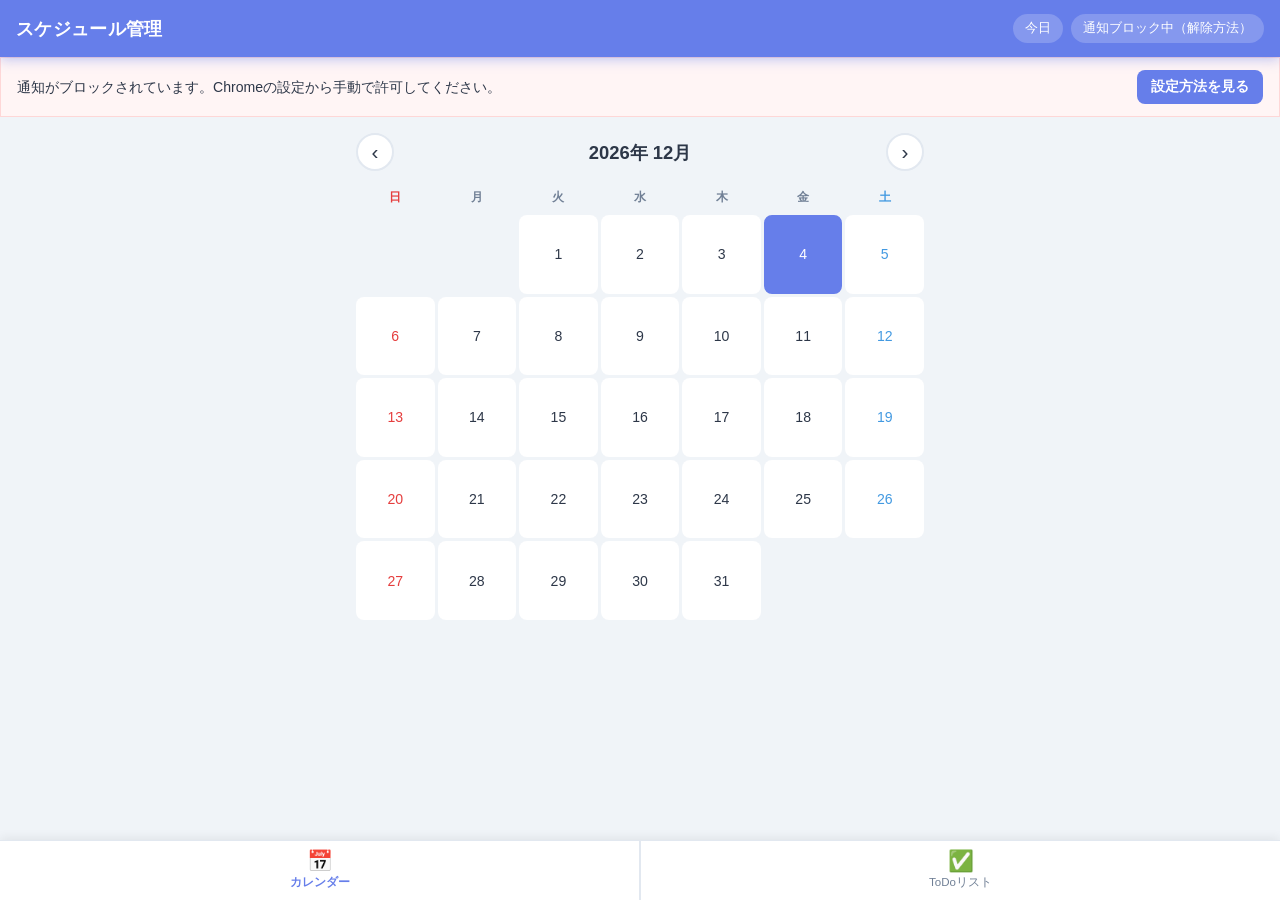
<file: index.html>
<!DOCTYPE html>
<html lang="ja">
<head>
  <meta charset="UTF-8">
  <meta name="viewport" content="width=device-width, initial-scale=1.0, viewport-fit=cover">
  <meta name="theme-color" content="#667eea">
  <meta name="mobile-web-app-capable" content="yes">
  <meta name="apple-mobile-web-app-capable" content="yes">
  <meta name="apple-mobile-web-app-status-bar-style" content="black-translucent">
  <meta name="apple-mobile-web-app-title" content="スケジュール">
  <title>スケジュール管理</title>
  <link rel="stylesheet" href="./style.css">
  <link rel="manifest" href="./manifest.json">
  <link rel="apple-touch-icon" href="./icons/icon.svg">
</head>
<body>

  <!-- Header -->
  <header class="app-header">
    <h1>スケジュール管理</h1>
    <div class="header-actions">
      <button class="header-btn" id="today-btn">今日</button>
      <button class="header-btn" id="notify-permission-btn">通知を許可</button>
    </div>
  </header>

  <!-- Notification permission banner -->
  <div class="notify-banner" id="notify-banner" style="display:none">
    <p id="notify-banner-msg">通知を許可すると、タスクの時間にお知らせが届きます</p>
    <button id="notify-banner-btn">許可する</button>
  </div>

  <!-- PWA install banner -->
  <div class="install-banner" id="install-banner" style="display:none">
    <p>ホーム画面に追加してアプリとして使えます</p>
    <div class="install-banner-actions">
      <button class="install-btn" id="install-btn">追加する</button>
      <button class="dismiss-btn" id="dismiss-install" aria-label="閉じる">✕</button>
    </div>
  </div>

  <!-- Calendar -->
  <main class="calendar-container">
    <div class="cal-nav">
      <button class="cal-nav-btn" id="prev-month" aria-label="前の月">&#8249;</button>
      <span id="cal-title"></span>
      <button class="cal-nav-btn" id="next-month" aria-label="次の月">&#8250;</button>
    </div>
    <div class="cal-grid" id="cal-grid"></div>
  </main>

  <!-- Overlay -->
  <div class="panel-overlay" id="panel-overlay"></div>

  <!-- Day panel (bottom sheet) -->
  <div class="day-panel" id="day-panel" role="dialog" aria-modal="true">
    <div class="panel-handle"></div>
    <div class="panel-header">
      <h2 id="panel-date"></h2>
      <button class="close-btn" id="close-panel-btn" aria-label="閉じる">✕</button>
    </div>
    <div class="panel-body" id="panel-body">
      <!-- タイムラインはJavaScriptで生成 -->
    </div>
  </div>

  <!-- Bottom navigation -->
  <nav class="bottom-nav">
    <a href="./index.html" class="nav-item active">
      <span class="nav-icon">📅</span>
      <span>カレンダー</span>
    </a>
    <a href="./todo.html" class="nav-item">
      <span class="nav-icon">✅</span>
      <span>ToDoリスト</span>
    </a>
  </nav>

  <script src="./app.js"></script>
</body>
</html>
</file>
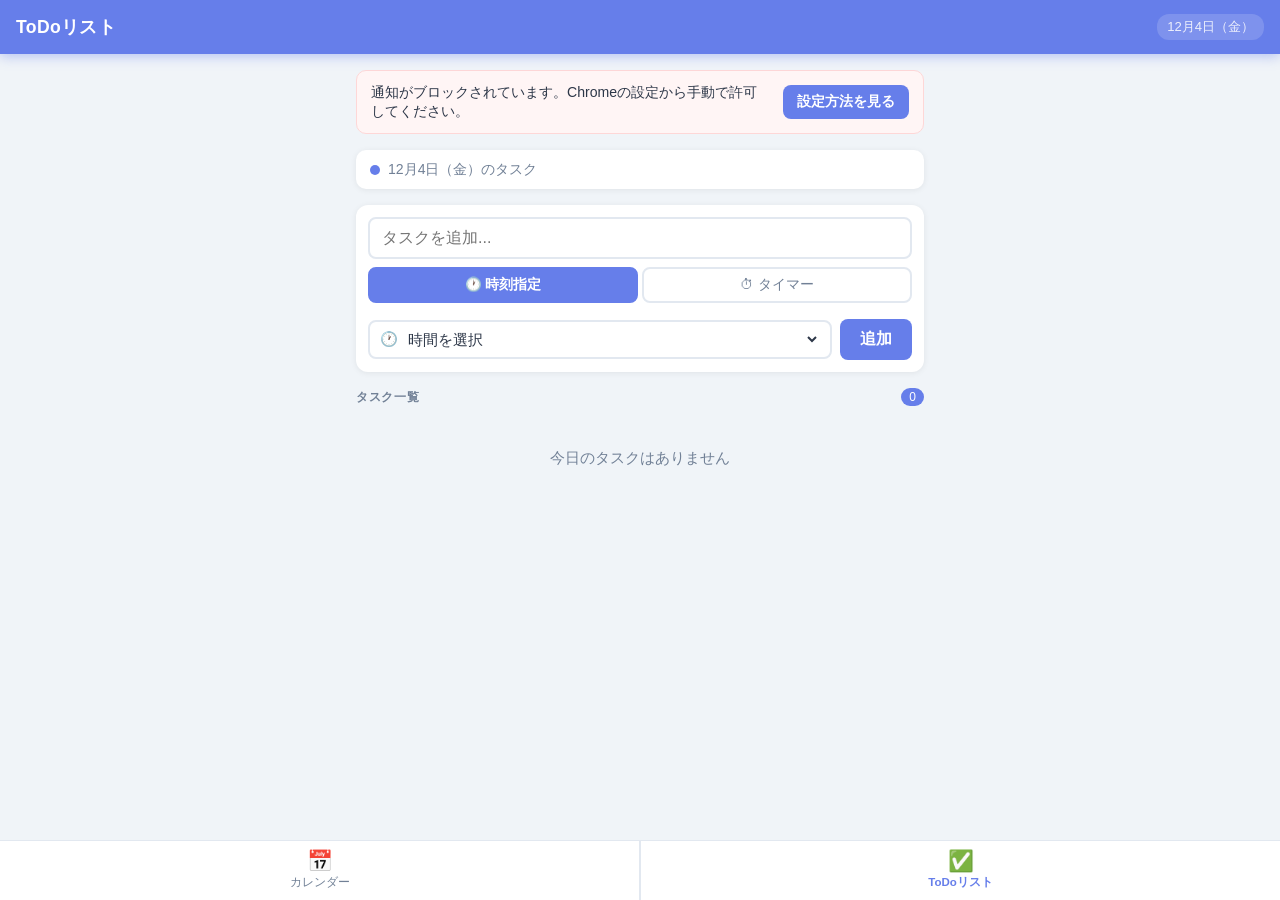
<file: todo.html>
<!DOCTYPE html>
<html lang="ja">
<head>
  <meta charset="UTF-8">
  <meta name="viewport" content="width=device-width, initial-scale=1.0, viewport-fit=cover">
  <meta name="theme-color" content="#667eea">
  <meta name="mobile-web-app-capable" content="yes">
  <meta name="apple-mobile-web-app-capable" content="yes">
  <title>ToDoリスト</title>
  <style>
    *, *::before, *::after { box-sizing: border-box; margin: 0; padding: 0; }

    :root {
      --primary:      #667eea;
      --primary-dark: #5a67d8;
      --bg:           #f0f4f8;
      --white:        #ffffff;
      --text:         #2d3748;
      --text-light:   #718096;
      --border:       #e2e8f0;
      --success:      #48bb78;
      --danger:       #e53e3e;
    }

    body {
      font-family: 'Helvetica Neue', Arial, 'Hiragino Sans', 'Yu Gothic', sans-serif;
      background: var(--bg);
      min-height: 100vh;
      color: var(--text);
      -webkit-tap-highlight-color: transparent;
    }

    /* Header */
    .app-header {
      position: sticky;
      top: 0;
      z-index: 100;
      background: var(--primary);
      color: var(--white);
      display: flex;
      align-items: center;
      justify-content: space-between;
      padding: 14px 16px;
      padding-top: calc(14px + env(safe-area-inset-top));
      box-shadow: 0 2px 12px rgba(102,126,234,0.45);
    }

    .app-header h1 { font-size: 1.1rem; font-weight: 700; letter-spacing: 0.02em; }

    .header-date {
      font-size: 0.82rem;
      opacity: 0.88;
      background: rgba(255,255,255,0.18);
      padding: 4px 10px;
      border-radius: 12px;
    }

    /* Main content */
    .content {
      padding: 16px;
      max-width: 600px;
      margin: 0 auto;
      padding-bottom: 80px;
    }

    /* Today badge */
    .today-badge {
      display: flex;
      align-items: center;
      gap: 8px;
      margin-bottom: 16px;
      padding: 10px 14px;
      background: var(--white);
      border-radius: 10px;
      box-shadow: 0 1px 6px rgba(0,0,0,0.07);
    }

    .today-badge .dot {
      width: 10px; height: 10px;
      border-radius: 50%;
      background: var(--primary);
      flex-shrink: 0;
    }

    .today-badge span { font-size: 0.88rem; color: var(--text-light); }

    /* Input area */
    .input-area {
      display: flex;
      flex-direction: column;
      gap: 8px;
      margin-bottom: 16px;
      background: var(--white);
      border-radius: 12px;
      padding: 12px;
      box-shadow: 0 1px 6px rgba(0,0,0,0.07);
    }

    #task-input {
      width: 100%;
      padding: 10px 12px;
      border: 2px solid var(--border);
      border-radius: 8px;
      font-size: 1rem;
      font-family: inherit;
      outline: none;
      transition: border-color 0.2s;
      color: var(--text);
      background: var(--white);
    }

    #task-input:focus { border-color: var(--primary); }

    /* モード切替トグル */
    .mode-toggle {
      display: flex;
      gap: 4px;
      margin-bottom: 8px;
    }

    .mode-btn {
      flex: 1;
      padding: 7px 0;
      border: 2px solid var(--border);
      border-radius: 8px;
      background: var(--white);
      color: var(--text-light);
      font-size: 0.85rem;
      font-family: inherit;
      cursor: pointer;
      transition: all 0.2s;
    }

    .mode-btn.active {
      border-color: var(--primary);
      background: var(--primary);
      color: var(--white);
      font-weight: 600;
    }

    .input-row2 {
      display: flex;
      gap: 8px;
      align-items: center;
    }

    .time-wrap {
      display: flex;
      align-items: center;
      gap: 6px;
      flex: 1;
      padding: 8px 10px;
      border: 2px solid var(--border);
      border-radius: 8px;
      background: var(--white);
      transition: border-color 0.2s;
    }

    .time-wrap:focus-within { border-color: var(--primary); }

    .time-icon { font-size: 0.9rem; flex-shrink: 0; }

    .time-wrap select {
      border: none;
      outline: none;
      font-size: 0.95rem;
      font-family: inherit;
      color: var(--text);
      background: transparent;
      width: 100%;
      cursor: pointer;
    }

    .time-wrap select option:disabled {
      color: #c0c8d8;
      background: #f7f9fc;
    }

    #add-btn {
      padding: 10px 20px;
      background: var(--primary);
      color: var(--white);
      border: none;
      border-radius: 8px;
      font-size: 1rem;
      font-family: inherit;
      font-weight: 600;
      cursor: pointer;
      transition: background 0.2s;
      white-space: nowrap;
      flex-shrink: 0;
    }

    #add-btn:hover, #add-btn:active { background: var(--primary-dark); }

    /* Section headers */
    .section-header {
      display: flex;
      align-items: center;
      justify-content: space-between;
      margin: 4px 0 10px;
    }

    .section-title {
      font-size: 0.78rem;
      font-weight: 700;
      letter-spacing: 0.06em;
      color: var(--text-light);
      text-transform: uppercase;
    }

    .task-count-badge {
      font-size: 0.75rem;
      color: var(--white);
      background: var(--primary);
      border-radius: 10px;
      padding: 2px 8px;
    }

    /* Task list */
    #task-list { list-style: none; display: flex; flex-direction: column; gap: 8px; }

    .task-item {
      display: flex;
      align-items: center;
      gap: 12px;
      padding: 13px 14px;
      border: 2px solid var(--border);
      border-radius: 10px;
      background: var(--white);
      box-shadow: 0 1px 4px rgba(0,0,0,0.05);
      transition: background 0.2s, border-color 0.2s;
    }

    .task-item.done {
      background: #f7fafc;
      border-color: #c6f6d5;
    }

    .task-item input[type="checkbox"] {
      width: 20px; height: 20px;
      accent-color: var(--success);
      cursor: pointer;
      flex-shrink: 0;
    }

    .task-info { flex: 1; min-width: 0; }

    .task-text {
      display: block;
      font-size: 1rem;
      color: var(--text);
      word-break: break-word;
    }

    .task-item.done .task-text {
      text-decoration: line-through;
      color: var(--text-light);
    }

    .task-time {
      display: inline-block;
      font-size: 0.75rem;
      color: var(--primary);
      margin-top: 3px;
    }

    .task-item.done .task-time { color: var(--text-light); }

    .delete-btn {
      background: none;
      border: none;
      color: #cbd5e0;
      font-size: 1.2rem;
      cursor: pointer;
      padding: 2px 6px;
      border-radius: 6px;
      flex-shrink: 0;
      transition: color 0.2s, background 0.2s;
    }

    .delete-btn:hover, .delete-btn:active {
      color: var(--danger);
      background: #fff5f5;
    }

    .empty-msg {
      text-align: center;
      color: var(--text-light);
      font-size: 0.95rem;
      padding: 32px 0;
    }

    /* Notification permission banner */
    .notify-banner {
      display: flex;
      align-items: center;
      justify-content: space-between;
      gap: 12px;
      background: #ebf4ff;
      border: 1.5px solid #bee3f8;
      border-radius: 10px;
      padding: 12px 14px;
      margin-bottom: 16px;
    }

    .notify-banner p {
      font-size: 0.88rem;
      color: var(--text);
      flex: 1;
    }

    .notify-banner button {
      padding: 8px 14px;
      background: var(--primary);
      color: var(--white);
      border: none;
      border-radius: 8px;
      font-size: 0.85rem;
      font-family: inherit;
      font-weight: 600;
      cursor: pointer;
      white-space: nowrap;
      flex-shrink: 0;
    }

    /* Bottom nav */
    .bottom-nav {
      position: fixed;
      bottom: 0; left: 0; right: 0;
      background: var(--white);
      border-top: 1px solid var(--border);
      display: flex;
      padding-bottom: env(safe-area-inset-bottom);
      z-index: 100;
    }

    .nav-item {
      flex: 1;
      display: flex;
      flex-direction: column;
      align-items: center;
      padding: 10px 0;
      text-decoration: none;
      color: var(--text-light);
      font-size: 0.72rem;
      gap: 3px;
      transition: color 0.2s;
    }

    .nav-item.active { color: var(--primary); font-weight: 600; }

    .nav-item:first-child {
      border-right: 2px solid var(--border);
    }

    .nav-icon { font-size: 1.3rem; line-height: 1; }

    /* Past unfinished tasks */
    .past-section {
      margin-top: 24px;
    }

    .past-date-label {
      font-size: 0.8rem;
      font-weight: 700;
      color: var(--danger);
      padding: 10px 4px 6px;
    }

    #past-task-list { list-style: none; display: flex; flex-direction: column; gap: 8px; }

    .past-task {
      border-color: #fed7d7;
      background: #fff5f5;
    }
  </style>
</head>
<body>

  <header class="app-header">
    <h1>ToDoリスト</h1>
    <span class="header-date" id="header-date"></span>
  </header>

  <main class="content">
    <div class="notify-banner" id="notify-banner" style="display:none">
      <p id="notify-banner-msg">通知を許可すると、タスクの時間にお知らせが届きます</p>
      <button id="notify-banner-btn">許可する</button>
    </div>

    <div class="today-badge">
      <div class="dot"></div>
      <span id="today-label">今日のタスク</span>
    </div>

    <div class="input-area">
      <input type="text" id="task-input" placeholder="タスクを追加..." autocomplete="off" />
      <div class="mode-toggle">
        <button class="mode-btn active" id="mode-time">🕐 時刻指定</button>
        <button class="mode-btn" id="mode-timer">⏱ タイマー</button>
      </div>
      <div class="input-row2">
        <div class="time-wrap" id="time-wrap">
          <span class="time-icon">🕐</span>
          <select id="time-input">
            <option value="">時間を選択</option>
          </select>
        </div>
        <div class="time-wrap" id="timer-wrap" style="display:none">
          <span class="time-icon">⏱</span>
          <select id="timer-input">
            <option value="">分後を選択</option>
          </select>
        </div>
        <button id="add-btn">追加</button>
      </div>
    </div>

    <div class="section-header">
      <span class="section-title">タスク一覧</span>
      <span class="task-count-badge" id="task-count">0</span>
    </div>

    <ul id="task-list"></ul>
    <p class="empty-msg" id="empty-msg">今日のタスクはありません</p>

    <div class="past-section" id="past-tasks-container" style="display:none">
      <div class="section-header">
        <span class="section-title">未完了の過去タスク</span>
        <span class="task-count-badge" id="past-count">0</span>
      </div>
      <ul id="past-task-list"></ul>
    </div>
  </main>

  <nav class="bottom-nav">
    <a href="./index.html" class="nav-item">
      <span class="nav-icon">📅</span>
      <span>カレンダー</span>
    </a>
    <a href="./todo.html" class="nav-item active">
      <span class="nav-icon">✅</span>
      <span>ToDoリスト</span>
    </a>
  </nav>

  <script>
    const input      = document.getElementById('task-input');
    const timeInput  = document.getElementById('time-input');
    const timerInput = document.getElementById('timer-input');
    const addBtn     = document.getElementById('add-btn');
    const taskList   = document.getElementById('task-list');
    const emptyMsg   = document.getElementById('empty-msg');
    const countBadge = document.getElementById('task-count');
    const modeTimeBtn  = document.getElementById('mode-time');
    const modeTimerBtn = document.getElementById('mode-timer');
    const timeWrap     = document.getElementById('time-wrap');
    const timerWrap    = document.getElementById('timer-wrap');

    let mode = 'time'; // 'time' | 'timer'

    const today   = new Date();
    const dateStr = `${today.getFullYear()}-${String(today.getMonth()+1).padStart(2,'0')}-${String(today.getDate()).padStart(2,'0')}`;
    const dayNames = ['日','月','火','水','木','金','土'];

    document.getElementById('header-date').textContent =
      `${today.getMonth()+1}月${today.getDate()}日（${dayNames[today.getDay()]}）`;
    document.getElementById('today-label').textContent =
      `${today.getMonth()+1}月${today.getDate()}日（${dayNames[today.getDay()]}）のタスク`;

    // モード切替
    modeTimeBtn.addEventListener('click', () => {
      mode = 'time';
      modeTimeBtn.classList.add('active');
      modeTimerBtn.classList.remove('active');
      timeWrap.style.display  = '';
      timerWrap.style.display = 'none';
    });
    modeTimerBtn.addEventListener('click', () => {
      mode = 'timer';
      modeTimerBtn.classList.add('active');
      modeTimeBtn.classList.remove('active');
      timerWrap.style.display = '';
      timeWrap.style.display  = 'none';
    });

    // 時刻セレクト（10分刻み、現在時刻より前は表示しない）
    function buildTimeOptions() {
      const now     = new Date();
      const nowMins = now.getHours() * 60 + now.getMinutes();
      const current = timeInput.value;
      timeInput.innerHTML = '<option value="">時間を選択</option>';
      for (let m = 0; m < 24 * 60; m += 10) {
        if (m <= nowMins) continue;
        const h   = Math.floor(m / 60);
        const min = m % 60;
        const val = `${String(h).padStart(2,'0')}:${String(min).padStart(2,'0')}`;
        const opt = document.createElement('option');
        opt.value       = val;
        opt.textContent = val;
        timeInput.appendChild(opt);
      }
      if (current) timeInput.value = current;
    }

    // タイマーセレクト（10分〜600分）
    function buildTimerOptions() {
      timerInput.innerHTML = '<option value="">分後を選択</option>';
      for (let m = 10; m <= 600; m += 10) {
        const opt = document.createElement('option');
        opt.value = m;
        const h = Math.floor(m / 60);
        const min = m % 60;
        if (h === 0) opt.textContent = `${m}分後`;
        else if (min === 0) opt.textContent = `${h}時間後`;
        else opt.textContent = `${h}時間${min}分後`;
        timerInput.appendChild(opt);
      }
    }

    buildTimeOptions();
    buildTimerOptions();
    setInterval(buildTimeOptions, 60_000);

    // ================================================================
    // calendarTasks ストレージ
    // ================================================================
    function getData() {
      try { return JSON.parse(localStorage.getItem('calendarTasks') || '{}'); }
      catch { return {}; }
    }

    function getTasks() { return getData()[dateStr] || []; }

    function saveTasks(tasks) {
      const data = getData();
      if (tasks.length === 0) delete data[dateStr];
      else data[dateStr] = tasks;
      localStorage.setItem('calendarTasks', JSON.stringify(data));
    }

    // ================================================================
    // 通知スケジュール（app.js と同じストレージ共有）
    // ================================================================
    function getNotifications() {
      try { return JSON.parse(localStorage.getItem('scheduledNotifications') || '[]'); }
      catch { return []; }
    }

    function saveNotifications(list) {
      localStorage.setItem('scheduledNotifications', JSON.stringify(list));
    }

    function scheduleNotification(task) {
      const list = getNotifications();
      list.push({ id: task.id, text: task.text, dateStr, notifyTime: task.notifyTime, shown: false });
      saveNotifications(list);
    }

    function removeNotification(taskId) {
      saveNotifications(getNotifications().filter(n => n.id !== taskId));
    }

    async function fireNotification(text) {
      const title   = 'タスクのお知らせ';
      const options = { body: text, icon: './icons/icon.svg', badge: './icons/icon.svg' };
      if ('serviceWorker' in navigator) {
        try {
          const reg = await navigator.serviceWorker.ready;
          await reg.showNotification(title, { ...options, vibrate: [200, 100, 200], requireInteraction: false });
          return;
        } catch (e) {}
      }
      if (Notification.permission === 'granted') {
        new Notification(title, options);
      }
    }

    function checkNotifications() {
      if (Notification.permission !== 'granted') return;
      const now  = new Date();
      const list = getNotifications();
      let changed = false;
      const updated = list.map(n => {
        if (n.shown) return n;
        const target = new Date(`${n.dateStr}T${n.notifyTime}:00`);
        const diff   = now - target;
        if (diff >= 0 && diff < 300_000) {
          const allData = getData();
          const task = (allData[n.dateStr] || []).find(t => t.id === n.id);
          if (task && !task.done) fireNotification(n.text);
          changed = true;
          return { ...n, shown: true };
        }
        if (diff >= 300_000) { changed = true; return { ...n, shown: true }; }
        return n;
      });
      if (changed) saveNotifications(updated);
    }

    // 朝7時に翌日以降の予定を通知
    function checkMorningReminder() {
      if (Notification.permission !== 'granted') return;
      const now = new Date();
      if (now.getHours() !== 7 || now.getMinutes() > 1) return;
      const key = `morningReminder_${dateStr}`;
      if (localStorage.getItem(key)) return;
      const tasks = getTasks().filter(t => !t.done);
      if (tasks.length === 0) return;
      const title   = '今日の予定';
      const options = {
        body:  `今日は${tasks.length}件の予定があります`,
        icon:  './icons/icon.svg',
        badge: './icons/icon.svg',
      };
      if ('serviceWorker' in navigator && navigator.serviceWorker.controller) {
        navigator.serviceWorker.controller.postMessage({ type: 'SHOW_NOTIFICATION', title, options });
      } else {
        new Notification(title, options);
      }
      localStorage.setItem(key, '1');
    }

    function updateNotifyBanner() {
      const banner = document.getElementById('notify-banner');
      const bannerMsg = document.getElementById('notify-banner-msg');
      const bannerBtn = document.getElementById('notify-banner-btn');
      if (!banner || !('Notification' in window)) return;

      const perm = Notification.permission;
      if (perm === 'granted') {
        banner.style.display = 'none';
        return;
      }
      banner.style.display = 'flex';
      if (perm === 'denied') {
        banner.style.background = '#fff5f5';
        banner.style.borderColor = '#fed7d7';
        bannerMsg.textContent = '通知がブロックされています。Chromeの設定から手動で許可してください。';
        bannerBtn.textContent = '設定方法を見る';
      } else {
        banner.style.background = '#ebf4ff';
        banner.style.borderColor = '#bee3f8';
        bannerMsg.textContent = '通知を許可すると、タスクの時間にお知らせが届きます';
        bannerBtn.textContent = '許可する';
      }
    }

    async function requestNotifyFromBanner() {
      if (!('Notification' in window)) return;

      if (Notification.permission === 'denied') {
        alert(
          '通知の許可を解除する手順：\n\n' +
          '① Chromeでこのページを開く\n' +
          '② アドレスバーの左にある🔒をタップ\n' +
          '③「サイトの設定」をタップ\n' +
          '④「通知」を「許可」に変更'
        );
        return;
      }

      // Androidの一部バージョンでPromise形式が動かないため両方試す
      try {
        const perm = await new Promise(resolve => {
          const ret = Notification.requestPermission(resolve);
          if (ret && typeof ret.then === 'function') ret.then(resolve);
        });
        updateNotifyBanner();
        if (perm === 'granted') fireNotification('通知が有効になりました！');
      } catch (e) {
        alert('通知の許可に失敗しました。ブラウザの設定から手動で許可してください。');
      }
    }

    // ================================================================
    // タスク表示
    // ================================================================
    function renderTasks() {
      const tasks = getTasks();
      taskList.innerHTML = '';
      countBadge.textContent = tasks.length;
      emptyMsg.style.display = tasks.length === 0 ? 'block' : 'none';

      tasks.forEach((task, index) => {
        const li = document.createElement('li');
        li.className = 'task-item' + (task.done ? ' done' : '');

        const checkbox = document.createElement('input');
        checkbox.type    = 'checkbox';
        checkbox.checked = task.done;
        checkbox.addEventListener('change', () => toggleTask(index));

        const info = document.createElement('div');
        info.className = 'task-info';

        const span = document.createElement('span');
        span.className   = 'task-text';
        span.textContent = task.text;
        info.appendChild(span);

        if (task.notifyTime) {
          const timeTag = document.createElement('span');
          timeTag.className   = 'task-time';
          timeTag.textContent = '🕐 ' + task.notifyTime;
          info.appendChild(timeTag);
        }

        const deleteBtn = document.createElement('button');
        deleteBtn.className   = 'delete-btn';
        deleteBtn.textContent = '×';
        deleteBtn.title       = '削除';
        deleteBtn.addEventListener('click', () => deleteTask(index));

        li.appendChild(checkbox);
        li.appendChild(info);
        li.appendChild(deleteBtn);
        taskList.appendChild(li);
      });
    }

    // ================================================================
    // 過去の未完了タスク
    // ================================================================
    function renderPastTasks() {
      const container = document.getElementById('past-tasks-container');
      const pastList  = document.getElementById('past-task-list');
      const data      = getData();

      const pastEntries = Object.keys(data)
        .filter(d => d < dateStr)
        .sort()
        .map(d => ({ date: d, tasks: data[d].filter(t => !t.done) }))
        .filter(e => e.tasks.length > 0);

      const totalCount = pastEntries.reduce((s, e) => s + e.tasks.length, 0);
      document.getElementById('past-count').textContent = totalCount;

      if (pastEntries.length === 0) {
        container.style.display = 'none';
        return;
      }
      container.style.display = 'block';
      pastList.innerHTML = '';

      pastEntries.forEach(({ date, tasks }) => {
        const [y, m, d] = date.split('-').map(Number);
        const label = document.createElement('div');
        label.className   = 'past-date-label';
        label.textContent = `${m}月${d}日（${dayNames[new Date(y, m - 1, d).getDay()]}）`;
        pastList.appendChild(label);

        tasks.forEach(task => {
          const li = document.createElement('li');
          li.className = 'task-item past-task';

          const cb = document.createElement('input');
          cb.type = 'checkbox';
          cb.addEventListener('change', () => {
            const all = getData();
            const t   = (all[date] || []).find(t => t.id === task.id);
            if (t) { t.done = true; localStorage.setItem('calendarTasks', JSON.stringify(all)); }
            renderPastTasks();
          });

          const info = document.createElement('div');
          info.className = 'task-info';
          const span = document.createElement('span');
          span.className   = 'task-text';
          span.textContent = task.text;
          info.appendChild(span);
          if (task.notifyTime) {
            const tt = document.createElement('span');
            tt.className   = 'task-time';
            tt.textContent = '🕐 ' + task.notifyTime;
            info.appendChild(tt);
          }

          const del = document.createElement('button');
          del.className   = 'delete-btn';
          del.textContent = '×';
          del.addEventListener('click', () => {
            const all  = getData();
            const list = all[date] || [];
            const idx  = list.findIndex(t => t.id === task.id);
            if (idx !== -1) {
              removeNotification(list[idx].id);
              list.splice(idx, 1);
              if (list.length === 0) delete all[date]; else all[date] = list;
              localStorage.setItem('calendarTasks', JSON.stringify(all));
            }
            renderPastTasks();
          });

          li.appendChild(cb);
          li.appendChild(info);
          li.appendChild(del);
          pastList.appendChild(li);
        });
      });
    }

    // ================================================================
    // タスク追加・編集・削除
    // ================================================================
    function addTask() {
      const text = input.value.trim();
      if (!text) return;

      let notifyTime = null;
      if (mode === 'time' && timeInput.value) {
        notifyTime = timeInput.value;
      } else if (mode === 'timer' && timerInput.value) {
        const mins   = parseInt(timerInput.value, 10);
        const target = new Date(Date.now() + mins * 60_000);
        notifyTime = `${String(target.getHours()).padStart(2,'0')}:${String(target.getMinutes()).padStart(2,'0')}`;
      }

      const task = {
        id: `${Date.now()}-${Math.random().toString(36).slice(2,7)}`,
        text,
        done: false,
        notifyTime,
      };
      const tasks = getTasks();
      tasks.push(task);
      saveTasks(tasks);

      if (task.notifyTime) scheduleNotification(task);

      renderTasks();
      input.value      = '';
      timeInput.value  = '';
      timerInput.value = '';
      input.focus();
    }

    function toggleTask(index) {
      const tasks = getTasks();
      tasks[index].done = !tasks[index].done;
      saveTasks(tasks);
      renderTasks();
    }

    function deleteTask(index) {
      const tasks = getTasks();
      removeNotification(tasks[index].id);
      tasks.splice(index, 1);
      saveTasks(tasks);
      renderTasks();
    }

    addBtn.addEventListener('click', addTask);
    input.addEventListener('keydown', e => { if (e.key === 'Enter') addTask(); });

    // ================================================================
    // 起動処理
    // ================================================================
    (async () => {
      if ('serviceWorker' in navigator) {
        await navigator.serviceWorker.register('./sw.js', { scope: './' }).catch(() => {});
      }
      updateNotifyBanner();
      document.getElementById('notify-banner-btn').addEventListener('click', requestNotifyFromBanner);
      renderTasks();
      renderPastTasks();
      checkNotifications();
      checkMorningReminder();
      setInterval(() => { checkNotifications(); checkMorningReminder(); }, 60_000);
    })();

    window.addEventListener('storage', e => {
      if (e.key === 'calendarTasks') { renderTasks(); renderPastTasks(); }
    });
  </script>
</body>
</html>
</file>
<file: style.css>
/* ================================================================
   Reset & Variables
   ================================================================ */
*, *::before, *::after {
  box-sizing: border-box;
  margin: 0;
  padding: 0;
}

:root {
  --primary:       #667eea;
  --primary-dark:  #5a67d8;
  --bg:            #f0f4f8;
  --white:         #ffffff;
  --text:          #2d3748;
  --text-light:    #718096;
  --border:        #e2e8f0;
  --success:       #48bb78;
  --danger:        #e53e3e;
  --sun:           #e53e3e;
  --sat:           #4299e1;
  --radius:        12px;
  --shadow:        0 4px 20px rgba(0,0,0,0.10);
}

body {
  font-family: 'Helvetica Neue', Arial, 'Hiragino Sans', 'Yu Gothic', sans-serif;
  background: var(--bg);
  min-height: 100vh;
  color: var(--text);
  -webkit-tap-highlight-color: transparent;
  /* Prevent text selection on calendar tap */
  user-select: none;
}

/* ================================================================
   Notification permission banner
   ================================================================ */
.notify-banner {
  display: flex;
  align-items: center;
  justify-content: space-between;
  gap: 12px;
  background: #ebf4ff;
  border: 1.5px solid #bee3f8;
  padding: 12px 16px;
  font-size: 0.88rem;
  color: var(--text);
}

.notify-banner p { flex: 1; }

.notify-banner button {
  padding: 8px 14px;
  background: var(--primary);
  color: var(--white);
  border: none;
  border-radius: 8px;
  font-size: 0.85rem;
  font-family: inherit;
  font-weight: 600;
  cursor: pointer;
  white-space: nowrap;
  flex-shrink: 0;
}

/* ================================================================
   Header
   ================================================================ */
.app-header {
  position: sticky;
  top: 0;
  z-index: 100;
  background: var(--primary);
  color: var(--white);
  display: flex;
  align-items: center;
  justify-content: space-between;
  padding: 14px 16px;
  padding-top: calc(14px + env(safe-area-inset-top));
  box-shadow: 0 2px 12px rgba(102, 126, 234, 0.45);
}

.app-header h1 {
  font-size: 1.1rem;
  font-weight: 700;
  letter-spacing: 0.02em;
}

.header-actions {
  display: flex;
  gap: 8px;
}

.header-btn {
  background: rgba(255, 255, 255, 0.2);
  color: var(--white);
  border: none;
  padding: 6px 12px;
  border-radius: 20px;
  font-size: 0.8rem;
  font-family: inherit;
  cursor: pointer;
  transition: background 0.2s;
  white-space: nowrap;
}

.header-btn:hover,
.header-btn:active {
  background: rgba(255, 255, 255, 0.35);
}

.header-btn.active {
  background: rgba(255, 255, 255, 0.92);
  color: var(--primary);
  font-weight: 700;
}

.header-btn:disabled {
  opacity: 0.5;
  cursor: not-allowed;
}

/* ================================================================
   Install Banner
   ================================================================ */
.install-banner {
  display: flex;
  align-items: center;
  justify-content: space-between;
  gap: 12px;
  margin: 12px 16px 0;
  padding: 12px 16px;
  background: linear-gradient(135deg, var(--primary), var(--primary-dark));
  color: var(--white);
  border-radius: var(--radius);
  font-size: 0.88rem;
  line-height: 1.4;
}

.install-banner-actions {
  display: flex;
  align-items: center;
  gap: 8px;
  flex-shrink: 0;
}

.install-btn {
  background: var(--white);
  color: var(--primary);
  border: none;
  padding: 7px 14px;
  border-radius: 20px;
  font-size: 0.82rem;
  font-weight: 700;
  font-family: inherit;
  cursor: pointer;
  white-space: nowrap;
  transition: opacity 0.2s;
}

.install-btn:hover { opacity: 0.9; }

.dismiss-btn {
  background: none;
  border: none;
  color: rgba(255, 255, 255, 0.8);
  font-size: 1.1rem;
  cursor: pointer;
  padding: 4px;
  line-height: 1;
}

/* ================================================================
   Calendar Container
   ================================================================ */
.calendar-container {
  padding: 16px;
  max-width: 600px;
  margin: 0 auto;
}

.cal-nav {
  display: flex;
  align-items: center;
  justify-content: space-between;
  margin-bottom: 12px;
}

#cal-title {
  font-size: 1.15rem;
  font-weight: 700;
  color: var(--text);
}

.cal-nav-btn {
  background: var(--white);
  border: 2px solid var(--border);
  width: 38px;
  height: 38px;
  border-radius: 50%;
  font-size: 1.3rem;
  line-height: 1;
  cursor: pointer;
  display: flex;
  align-items: center;
  justify-content: center;
  color: var(--text);
  transition: border-color 0.2s, color 0.2s;
}

.cal-nav-btn:hover,
.cal-nav-btn:active {
  border-color: var(--primary);
  color: var(--primary);
}

/* ================================================================
   Calendar Grid
   ================================================================ */
.cal-grid {
  display: grid;
  grid-template-columns: repeat(7, 1fr);
  gap: 3px;
}

.day-header {
  text-align: center;
  font-size: 0.78rem;
  font-weight: 600;
  color: var(--text-light);
  padding: 6px 0;
  border-radius: 6px;
  transition: background 0.15s, color 0.15s;
}

.day-header.sun { color: var(--sun); }
.day-header.sat { color: var(--sat); }

.day-header.clickable {
  cursor: pointer;
  user-select: none;
}

.day-header.clickable:hover {
  background: #ebf4ff;
  color: var(--primary);
}

.day-header.clickable.sun:hover { color: var(--sun); background: #fff5f5; }
.day-header.clickable.sat:hover { color: var(--sat); background: #ebf8ff; }

.cal-day {
  aspect-ratio: 1 / 1;
  display: flex;
  flex-direction: column;
  align-items: center;
  justify-content: center;
  gap: 3px;
  border-radius: 8px;
  cursor: pointer;
  background: var(--white);
  border: 2px solid transparent;
  transition: background 0.15s, border-color 0.15s;
}

.cal-day:hover,
.cal-day:active {
  background: #ebf4ff;
  border-color: var(--primary);
}

.cal-day.empty {
  background: transparent;
  cursor: default;
  border-color: transparent;
  pointer-events: none;
}

.cal-day.today {
  background: var(--primary);
  border-color: var(--primary);
}

.cal-day.selected:not(.today) {
  border-color: var(--primary);
  background: #ebf4ff;
}

.cal-day.today.selected {
  background: var(--primary-dark);
  border-color: var(--primary-dark);
}

.day-num {
  font-size: 0.88rem;
  color: var(--text);
  line-height: 1;
  font-weight: 500;
}

.cal-day.sun .day-num { color: var(--sun); }
.cal-day.sat .day-num { color: var(--sat); }
.cal-day.today .day-num { color: var(--white) !important; }

.task-dot {
  width: 5px;
  height: 5px;
  border-radius: 50%;
  background: var(--primary);
  flex-shrink: 0;
}

.task-dot.all-done { background: var(--success); }
.cal-day.today .task-dot { background: rgba(255,255,255,0.8); }

/* ================================================================
   Overlay
   ================================================================ */
.panel-overlay {
  position: fixed;
  inset: 0;
  background: rgba(0, 0, 0, 0.45);
  z-index: 200;
  opacity: 0;
  pointer-events: none;
  transition: opacity 0.3s;
}

.panel-overlay.open {
  opacity: 1;
  pointer-events: auto;
}

/* ================================================================
   Day Panel — Mobile bottom sheet
   ================================================================ */
.day-panel {
  position: fixed;
  bottom: 0;
  left: 0;
  right: 0;
  z-index: 300;
  background: var(--white);
  border-radius: 20px 20px 0 0;
  transform: translateY(100%);
  transition: transform 0.35s cubic-bezier(0.32, 0.72, 0, 1);
  max-height: 88vh;
  display: flex;
  flex-direction: column;
  /* Account for notch / home indicator */
  padding-bottom: env(safe-area-inset-bottom);
}

.day-panel.open {
  transform: translateY(0);
}

.panel-handle {
  width: 40px;
  height: 4px;
  background: var(--border);
  border-radius: 2px;
  margin: 10px auto 0;
  flex-shrink: 0;
}

.panel-header {
  display: flex;
  align-items: center;
  justify-content: space-between;
  padding: 14px 20px 12px;
  border-bottom: 1px solid var(--border);
  flex-shrink: 0;
}

.panel-header h2 {
  font-size: 1rem;
  font-weight: 700;
  color: var(--text);
}

.close-btn {
  width: 32px;
  height: 32px;
  border-radius: 50%;
  border: none;
  background: var(--border);
  color: var(--text-light);
  font-size: 1rem;
  cursor: pointer;
  display: flex;
  align-items: center;
  justify-content: center;
  transition: background 0.2s;
  flex-shrink: 0;
}

.close-btn:hover,
.close-btn:active {
  background: #cbd5e0;
}

.panel-body {
  overflow-y: auto;
  flex: 1;
  padding: 12px 20px 20px;
  -webkit-overflow-scrolling: touch;
}

/* ================================================================
   Task Count
   ================================================================ */
.task-count {
  font-size: 0.8rem;
  color: var(--text-light);
  text-align: right;
  margin-bottom: 10px;
}

/* ================================================================
   Task List
   ================================================================ */
#day-task-list {
  list-style: none;
  display: flex;
  flex-direction: column;
  gap: 8px;
}

.task-item {
  display: flex;
  align-items: center;
  gap: 10px;
  padding: 11px 12px;
  border: 2px solid var(--border);
  border-radius: 10px;
  background: var(--white);
  transition: background 0.2s, border-color 0.2s;
}

.task-item.done {
  background: #f7fafc;
  border-color: #c6f6d5;
}

.task-item input[type="checkbox"] {
  width: 20px;
  height: 20px;
  accent-color: var(--success);
  cursor: pointer;
  flex-shrink: 0;
}

.task-text-wrap {
  flex: 1;
  min-width: 0;
}

.task-text {
  display: block;
  font-size: 0.95rem;
  color: var(--text);
  word-break: break-word;
  user-select: text;
}

.task-item.done .task-text {
  text-decoration: line-through;
  color: var(--text-light);
}

.notify-time-tag {
  display: block;
  font-size: 0.75rem;
  color: var(--primary);
  margin-top: 2px;
}

.task-item.done .notify-time-tag {
  color: var(--text-light);
}

.delete-btn {
  background: none;
  border: none;
  color: #cbd5e0;
  font-size: 1.2rem;
  cursor: pointer;
  padding: 4px 6px;
  border-radius: 6px;
  flex-shrink: 0;
  line-height: 1;
  transition: color 0.2s, background 0.2s;
}

.delete-btn:hover,
.delete-btn:active {
  color: var(--danger);
  background: #fff5f5;
}

.empty-msg {
  text-align: center;
  color: var(--text-light);
  font-size: 0.9rem;
  padding: 24px 0 8px;
}

.limit-msg {
  text-align: center;
  color: var(--danger);
  font-size: 0.85rem;
  padding: 10px;
  background: #fff5f5;
  border-radius: 8px;
  margin-bottom: 8px;
}

/* ================================================================
   Add Task Form
   ================================================================ */
.add-task-area {
  display: flex;
  flex-direction: column;
  gap: 8px;
  margin-top: 14px;
  padding-top: 14px;
  border-top: 1px solid var(--border);
}

.input-row {
  display: flex;
  gap: 8px;
}

.task-input {
  flex: 1;
  padding: 10px 14px;
  border: 2px solid var(--border);
  border-radius: 8px;
  font-size: 1rem;
  font-family: inherit;
  color: var(--text);
  outline: none;
  transition: border-color 0.2s;
  user-select: text;
}

.task-input:focus {
  border-color: var(--primary);
}

.add-btn {
  padding: 10px 18px;
  background: var(--primary);
  color: var(--white);
  border: none;
  border-radius: 8px;
  font-size: 0.95rem;
  font-family: inherit;
  font-weight: 600;
  cursor: pointer;
  white-space: nowrap;
  transition: background 0.2s;
}

.add-btn:hover,
.add-btn:active {
  background: var(--primary-dark);
}

.notify-row {
  display: flex;
  align-items: center;
  gap: 8px;
  flex-wrap: wrap;
}

.notify-label {
  font-size: 0.85rem;
  color: var(--text-light);
  white-space: nowrap;
}

.notify-input {
  flex: 1;
  min-width: 120px;
  padding: 8px 10px;
  border: 2px solid var(--border);
  border-radius: 8px;
  font-size: 0.95rem;
  font-family: inherit;
  color: var(--text);
  outline: none;
  transition: border-color 0.2s;
}

.notify-input:focus {
  border-color: var(--primary);
}

.notify-hint {
  font-size: 0.78rem;
  color: var(--text-light);
}

/* ================================================================
   Timeline
   ================================================================ */
.timeline {
  display: flex;
  flex-direction: column;
}

.time-row {
  display: flex;
  align-items: flex-start;
  min-height: 44px;
  border-bottom: 1px solid var(--border);
}

.time-label {
  width: 52px;
  padding: 12px 8px 12px 0;
  font-size: 0.78rem;
  font-weight: 600;
  color: var(--text-light);
  flex-shrink: 0;
  line-height: 1;
  cursor: pointer;
  transition: color 0.15s;
  user-select: none;
}

.time-label:hover {
  color: var(--primary);
}

.time-content {
  flex: 1;
  padding: 4px 0;
  display: flex;
  flex-direction: column;
  gap: 4px;
}

/* 空エリアをクリック可能にする透明トリガー */
.time-add-trigger {
  min-height: 36px;
  cursor: pointer;
  border-radius: 6px;
  transition: background 0.15s;
}

.time-add-trigger:hover {
  background: #ebf4ff;
}

/* インライン追加フォーム */
.inline-add {
  display: flex;
  align-items: center;
  gap: 6px;
  padding: 4px 0;
}

.inline-add-input {
  flex: 1;
  padding: 8px 10px;
  border: 2px solid var(--primary);
  border-radius: 8px;
  font-size: 0.95rem;
  font-family: inherit;
  color: var(--text);
  outline: none;
  user-select: text;
}

.inline-add-submit {
  padding: 8px 12px;
  background: var(--primary);
  color: var(--white);
  border: none;
  border-radius: 8px;
  font-size: 0.85rem;
  font-family: inherit;
  font-weight: 600;
  cursor: pointer;
  white-space: nowrap;
  transition: background 0.2s;
}

.inline-add-submit:hover,
.inline-add-submit:active {
  background: var(--primary-dark);
}

.inline-add-cancel {
  width: 30px;
  height: 30px;
  border-radius: 50%;
  border: none;
  background: var(--border);
  color: var(--text-light);
  font-size: 0.9rem;
  cursor: pointer;
  display: flex;
  align-items: center;
  justify-content: center;
  flex-shrink: 0;
  transition: background 0.2s;
}

.inline-add-cancel:hover {
  background: #cbd5e0;
}

/* 時刻なしセクション */
.unscheduled-section {
  border-bottom: 2px solid var(--border);
  margin-bottom: 4px;
  padding-bottom: 8px;
}

.section-label {
  font-size: 0.72rem;
  font-weight: 700;
  color: var(--text-light);
  letter-spacing: 0.05em;
  padding: 8px 0 6px;
  text-transform: uppercase;
}

/* 時刻なしセクションの「＋ 追加」ボタン */
.time-add-btn {
  font-size: 0.85rem;
  color: var(--primary);
  background: none;
  border: none;
  cursor: pointer;
  padding: 6px 0;
  font-family: inherit;
  transition: opacity 0.15s;
}

.time-add-btn:hover {
  opacity: 0.7;
}

/* タスクアイテム（タイムライン内） */
.time-content .task-item {
  border-radius: 8px;
  padding: 8px 10px;
  margin: 2px 0;
}

/* ================================================================
   Desktop — show panel as a centered modal instead of bottom sheet
   ================================================================ */
@media (min-width: 600px) {
  .day-panel {
    bottom: auto;
    top: 50%;
    left: 50%;
    right: auto;
    width: 90%;
    max-width: 460px;
    max-height: 80vh;
    border-radius: 16px;
    transform: translate(-50%, -44%) scale(0.94);
    opacity: 0;
    transition: transform 0.3s cubic-bezier(0.32, 0.72, 0, 1),
                opacity  0.3s;
  }

  .day-panel.open {
    transform: translate(-50%, -50%) scale(1);
    opacity: 1;
  }

  .panel-handle { display: none; }
}

/* ================================================================
   Bottom Navigation
   ================================================================ */
.bottom-nav {
  position: fixed;
  bottom: 0;
  left: 0;
  right: 0;
  background: var(--white);
  border-top: 1px solid var(--border);
  display: flex;
  padding-bottom: env(safe-area-inset-bottom);
  z-index: 100;
  box-shadow: 0 -2px 10px rgba(0,0,0,0.07);
}

.nav-item {
  flex: 1;
  display: flex;
  flex-direction: column;
  align-items: center;
  padding: 10px 0;
  text-decoration: none;
  color: var(--text-light);
  font-size: 0.72rem;
  gap: 3px;
  transition: color 0.2s;
  font-family: inherit;
}

.nav-item.active { color: var(--primary); font-weight: 600; }
.nav-item:hover  { color: var(--primary); }

.nav-item:first-child { border-right: 2px solid var(--border); }

.nav-icon { font-size: 1.3rem; line-height: 1; }

/* Prevent calendar from being hidden behind bottom nav */
.calendar-container { padding-bottom: 72px; }
</file>
